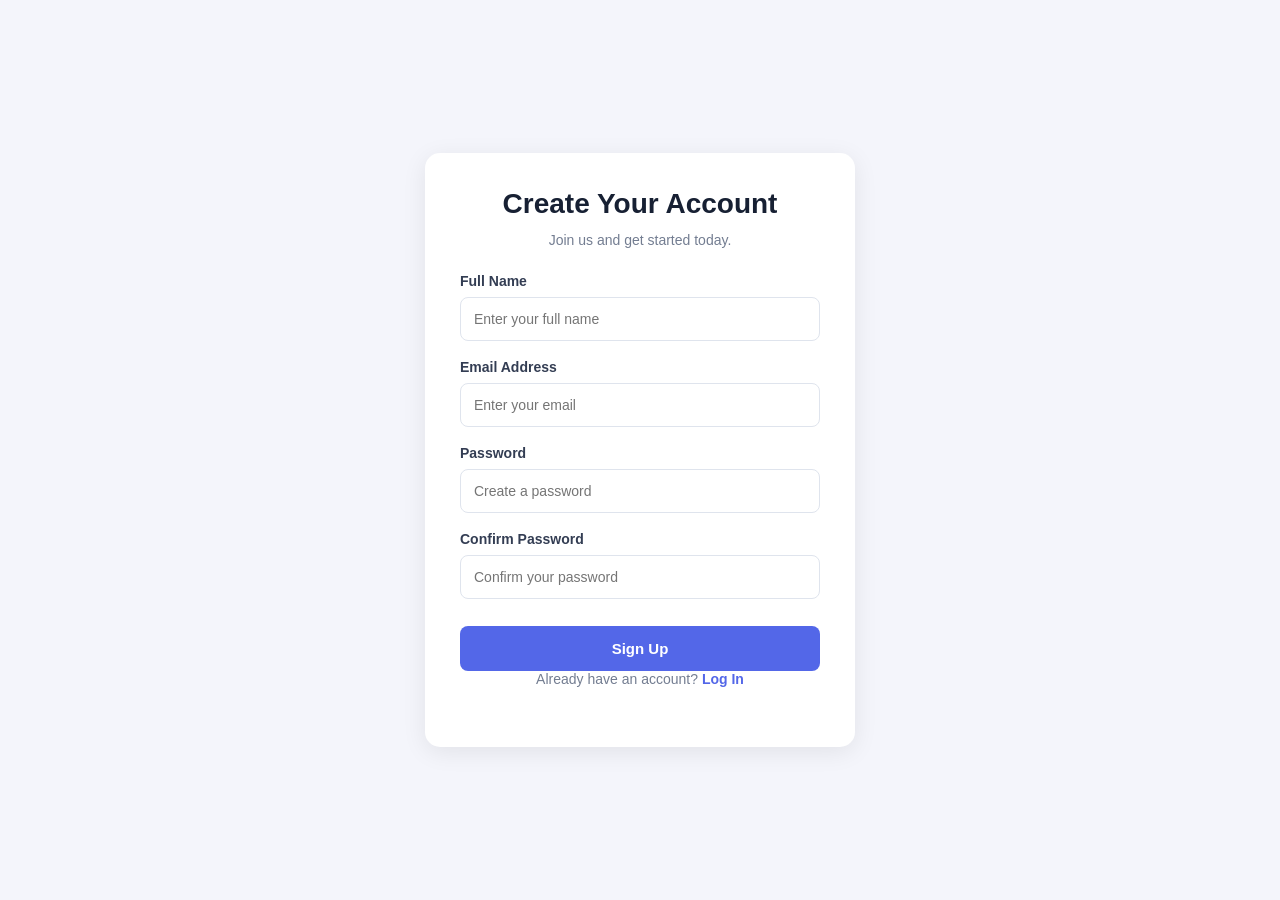
<file: index.html>
<!doctype html>
<html lang="en">
  <head>
    <meta charset="UTF-8" />
    <meta name="viewport" content="width=device-width, initial-scale=1.0" />
    <title>Create Account</title>
    <link rel="stylesheet" href="style.css" />
  </head>

  <body>
    <div class="container">
      <h1>Create Your Account</h1>
      <p>Join us and get started today.</p>

      <form id="signupForm">
        <label for="name">Full Name</label>
        <input type="text" id="name" placeholder="Enter your full name" />

        <label for="email">Email Address</label>
        <input type="email" id="email" placeholder="Enter your email" />

        <label for="password">Password</label>
        <input type="password" id="password" placeholder="Create a password" />

        <label for="confirmPassword">Confirm Password</label>
        <input
          type="password"
          id="confirmPassword"
          placeholder="Confirm your password"
        />

        <p id="message"></p>

        <button type="button" onclick="signup()">Sign Up</button>
      </form>

      <p>
        Already have an account?
        <a href="login.html">Log In</a>
      </p>
    </div>
  </body>

  <script>

    // let users = [];

    let users = JSON.parse(localStorage.getItem('user')) || []

    console.log(users);
    

    function signup() {
      let name = document.getElementById("name").value;
      let email = document.getElementById("email").value;
      let password = document.getElementById("password").value;
      let confirmPassword = document.getElementById("confirmPassword").value;

      let message = document.getElementById("message");

      if (
        name === "" ||
        email === "" ||
        password === "" ||
        confirmPassword === ""
      ) {
        message.innerHTML = "Please fill in all fields";
      } else if (password !== confirmPassword) {
        message.innerHTML = "Passwords do not match";
      } else {
        let answer = users.find(function (user) {
          return user.email === email;
        });

        if (answer) {
          message.innerHTML = "Email already exists";
        } else {
          let newUser = {
            name: name,
            email: email,
            password: password,
            isLoggedIn: false
          };

          users.push(newUser);

          let stringOfUsers = JSON.stringify(users)

          localStorage.setItem('user', stringOfUsers)

          message.innerHTML = "Signup successful!";

          console.log(users);

        }
      }
    }
    
  </script>
</html>
</file>
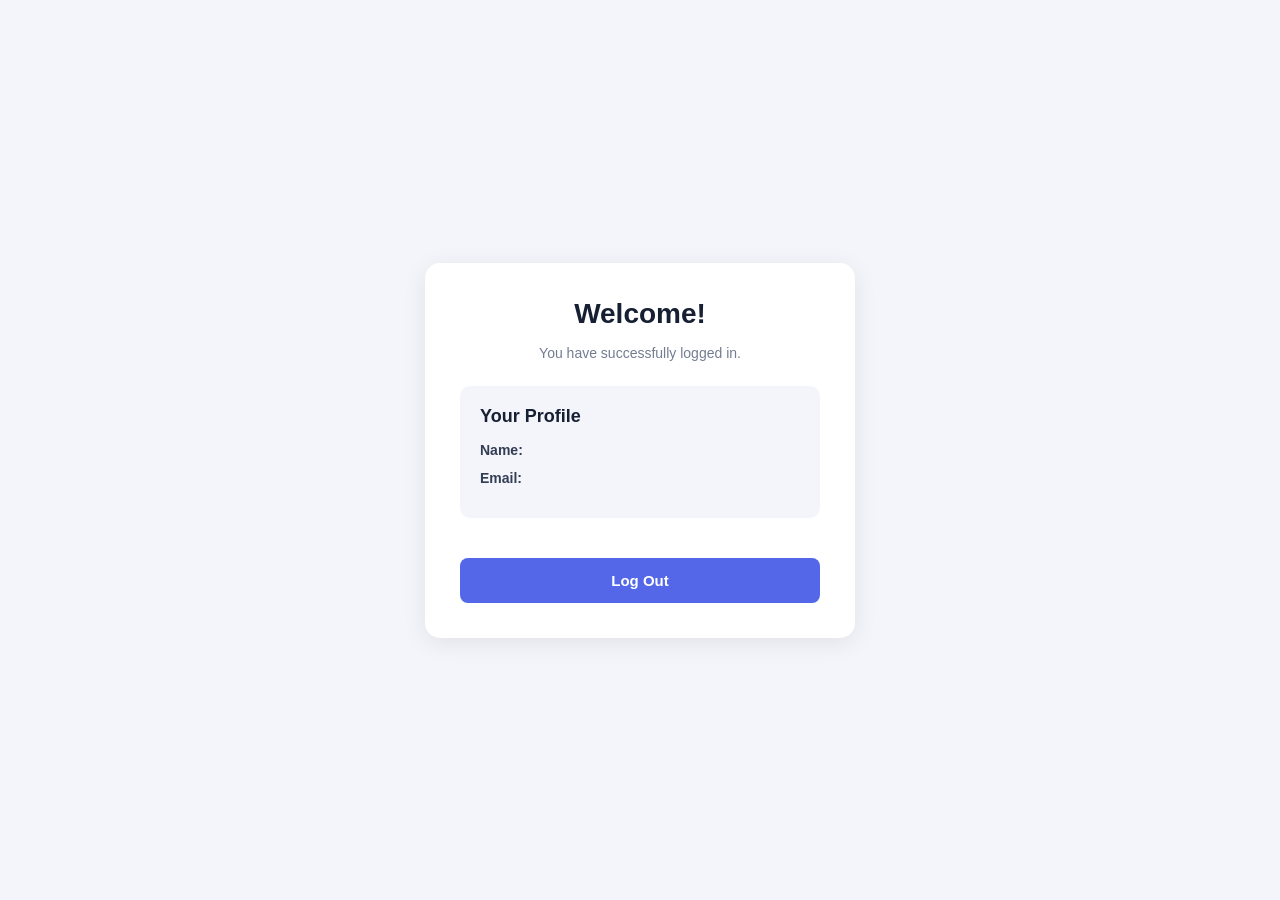
<file: dashboard.html>
<!DOCTYPE html>
<html lang="en">
<head>
    <meta charset="UTF-8">
    <meta name="viewport" content="width=device-width, initial-scale=1.0">
    <title>Dashboard</title>
    <link rel="stylesheet" href="style.css">
</head>
<body>

    <div class="container dashboard">

        <h1 id="welcomeMessage">Welcome!</h1>

        <p>You have successfully logged in.</p>

        <div class="user-details">
            <h2>Your Profile</h2>

            <p>
                <strong>Name:</strong>
                <span id="userName"></span>
            </p>

            <p>
                <strong>Email:</strong>
                <span id="userEmail"></span>
            </p>
        </div>

        <button id="logoutButton">Log Out</button>

    </div>

   
</body>
</html>
</file>
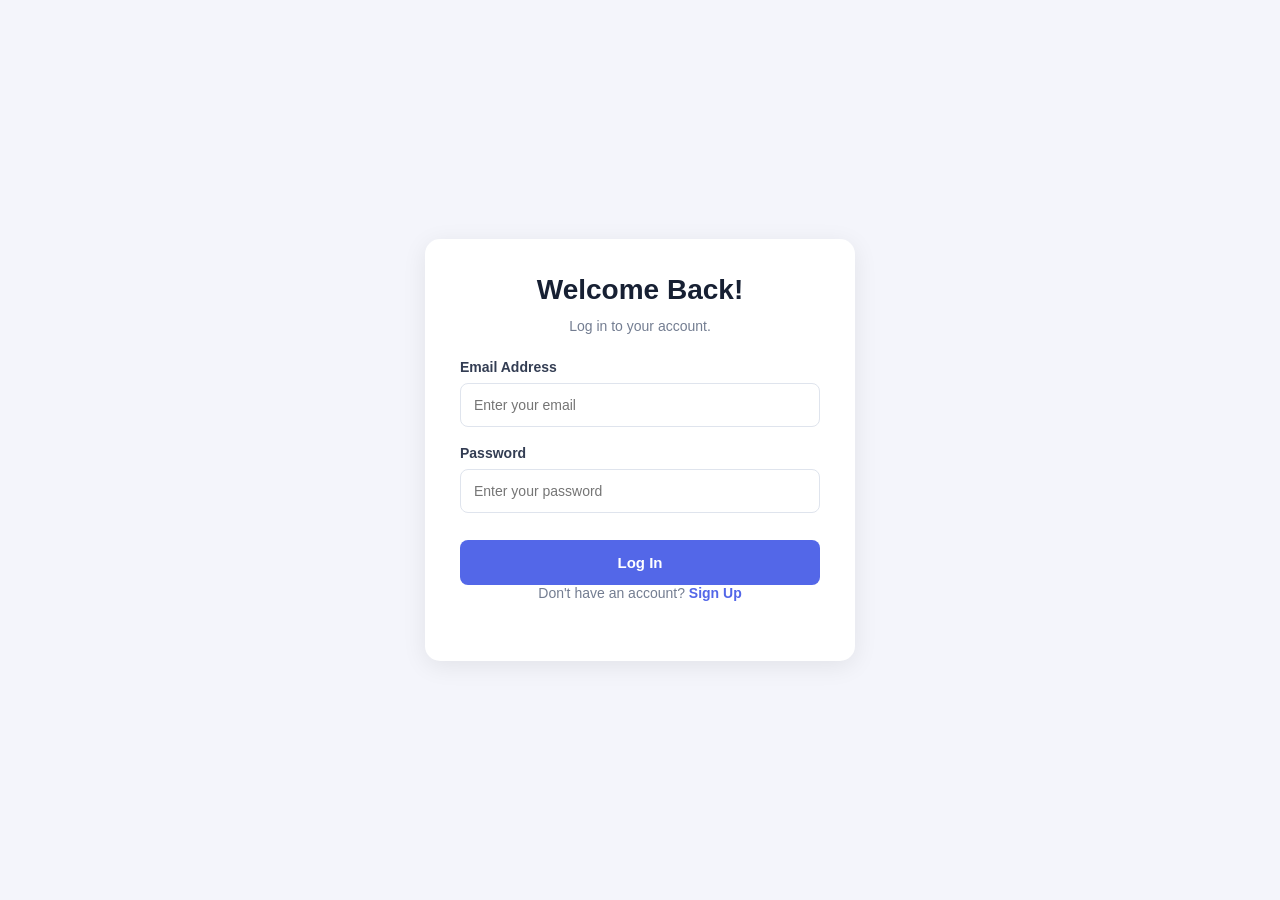
<file: login.html>
<!DOCTYPE html>
<html lang="en">
<head>
    <meta charset="UTF-8">
    <meta name="viewport" content="width=device-width, initial-scale=1.0">
    <title>Login</title>
    <link rel="stylesheet" href="style.css">
</head>
<body>

    <div class="container">

        <h1>Welcome Back!</h1>
        <p>Log in to your account.</p>

        <form id="loginForm">

            <label for="loginEmail">Email Address</label>
            <input type="email" id="loginEmail" placeholder="Enter your email">

            <label for="loginPassword">Password</label>
            <input type="password" id="loginPassword" placeholder="Enter your password">

            <p id="loginMessage"></p>

            <button type="submit" onclick="login(event)">Log In</button>

        </form>

        <p>
            Don't have an account?
            <a href="index.html">Sign Up</a>
        </p>

    </div>

</body>
<script>
        let users = JSON.parse(localStorage.getItem('user')) || []

        console.log(users);
        
        
        function login(event) {
            event.preventDefault()

            let inputEmail = document.getElementById('loginEmail')
            let inputPass = document.getElementById('loginPassword')

            let userMail = inputEmail.value.trim().toLowerCase();
            let userPass = inputPass.value.trim();

            let userFound = users.find(value => {
               return  (value.email === userMail) && (value.password === userPass)
            })

            if(userFound){
               window.location.href = 'dashboard.html'
            }else{
                console.log('user does not exist.');
            }
            

            // if(userFound){
            //     localStorage.setItem('user', )
            // }


        }
</script>
</html>
</file>
<file: style.css>
* {
    margin: 0;
    padding: 0;
    box-sizing: border-box;
}

body {
    font-family: Arial, sans-serif;
    background: #f4f5fb;
    min-height: 100vh;
    display: flex;
    justify-content: center;
    align-items: center;
    padding: 20px;
}

.container {
    background: white;
    width: 100%;
    max-width: 430px;
    padding: 35px;
    border-radius: 15px;
    box-shadow: 0 5px 25px rgba(0, 0, 0, 0.08);
}

h1 {
    text-align: center;
    color: #172033;
    margin-bottom: 12px;
    font-size: 28px;
}

.container > p {
    text-align: center;
    color: #737d91;
    margin-bottom: 25px;
    font-size: 14px;
}

form label {
    display: block;
    margin-bottom: 8px;
    margin-top: 18px;
    color: #333d53;
    font-weight: bold;
    font-size: 14px;
}

input {
    width: 100%;
    padding: 13px;
    border: 1px solid #dfe4ed;
    border-radius: 8px;
    outline: none;
    font-size: 14px;
}

input:focus {
    border-color: #5367e8;
}

button {
    width: 100%;
    padding: 14px;
    margin-top: 15px;
    border: none;
    border-radius: 8px;
    background: #5367e8;
    color: white;
    font-size: 15px;
    font-weight: bold;
    cursor: pointer;
}

button:hover {
    background: #4053d4;
}

a {
    color: #5367e8;
    text-decoration: none;
    font-weight: bold;
}

a:hover {
    text-decoration: underline;
}

#message,
#loginMessage {
    margin-top: 12px;
    font-size: 13px;
    color: #d9364f;
}

.dashboard h1 {
    margin-bottom: 15px;
}

.user-details {
    background: #f4f5fb;
    padding: 20px;
    border-radius: 10px;
    margin: 25px 0;
}

.user-details h2 {
    font-size: 18px;
    margin-bottom: 15px;
    color: #172033;
}

.user-details p {
    margin: 12px 0;
    font-size: 14px;
    color: #333d53;
    overflow-wrap: anywhere;
}

@media (max-width: 480px) {
    .container {
        padding: 25px 20px;
    }

    h1 {
        font-size: 24px;
    }
}
</file>
